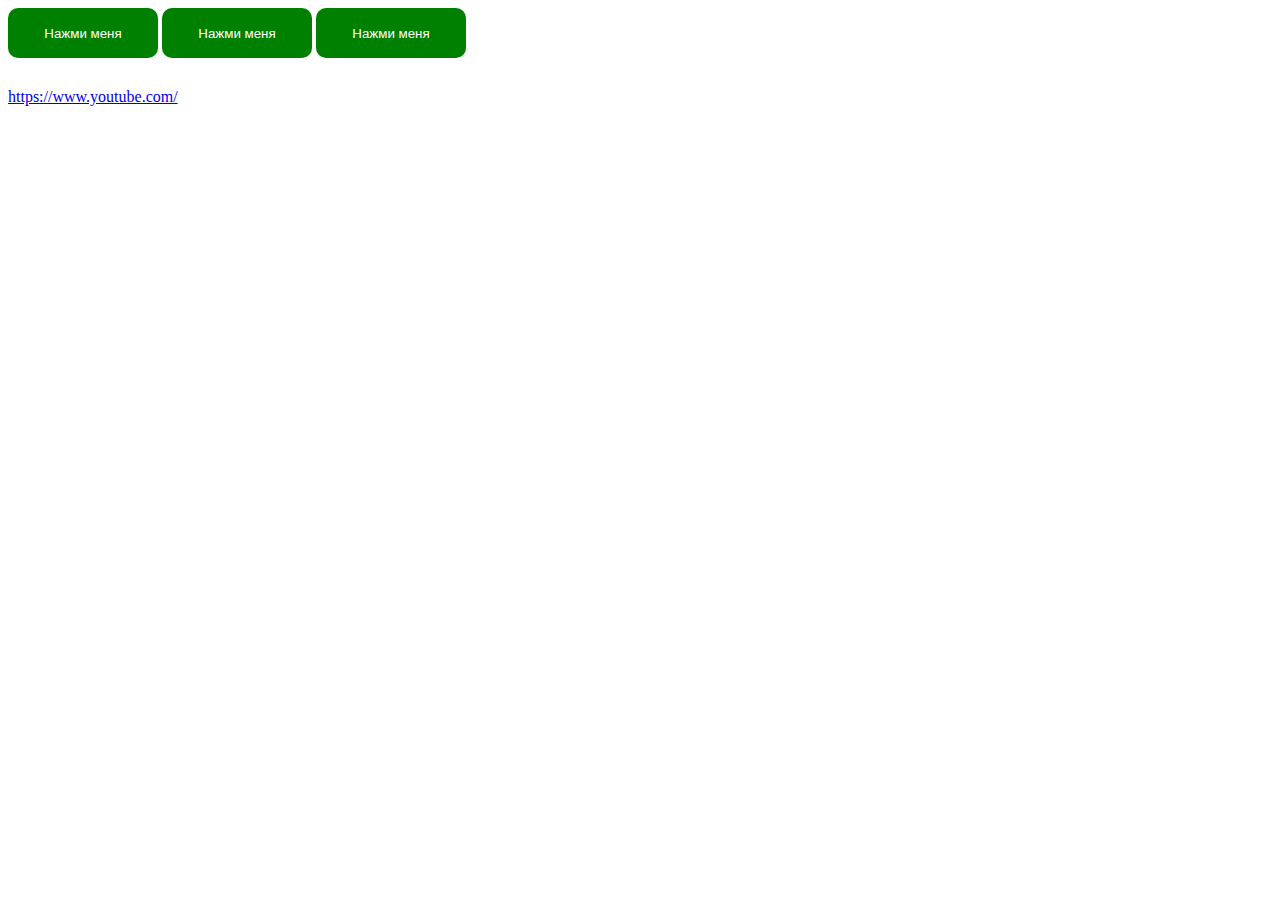
<file: src/JS/JS-lesson-45-events/index.html>
<!DOCTYPE html>
<html lang="ru">
  <head>
		<meta charset="utf-8">
		<meta http-equiv="X-UA-Compatible" content="IE=edge">
		<title>JavaScript</title>
		<link rel="stylesheet" href="css.css">
  </head>
  <body>
        <button id="btn">Нажми меня</button>
		<button >Нажми меня</button>
		<button>Нажми меня</button>

    	<a href="https://www.youtube.com/">https://www.youtube.com/</a>

		<script src="script.js"></script>
  </body>
</html>
</file>
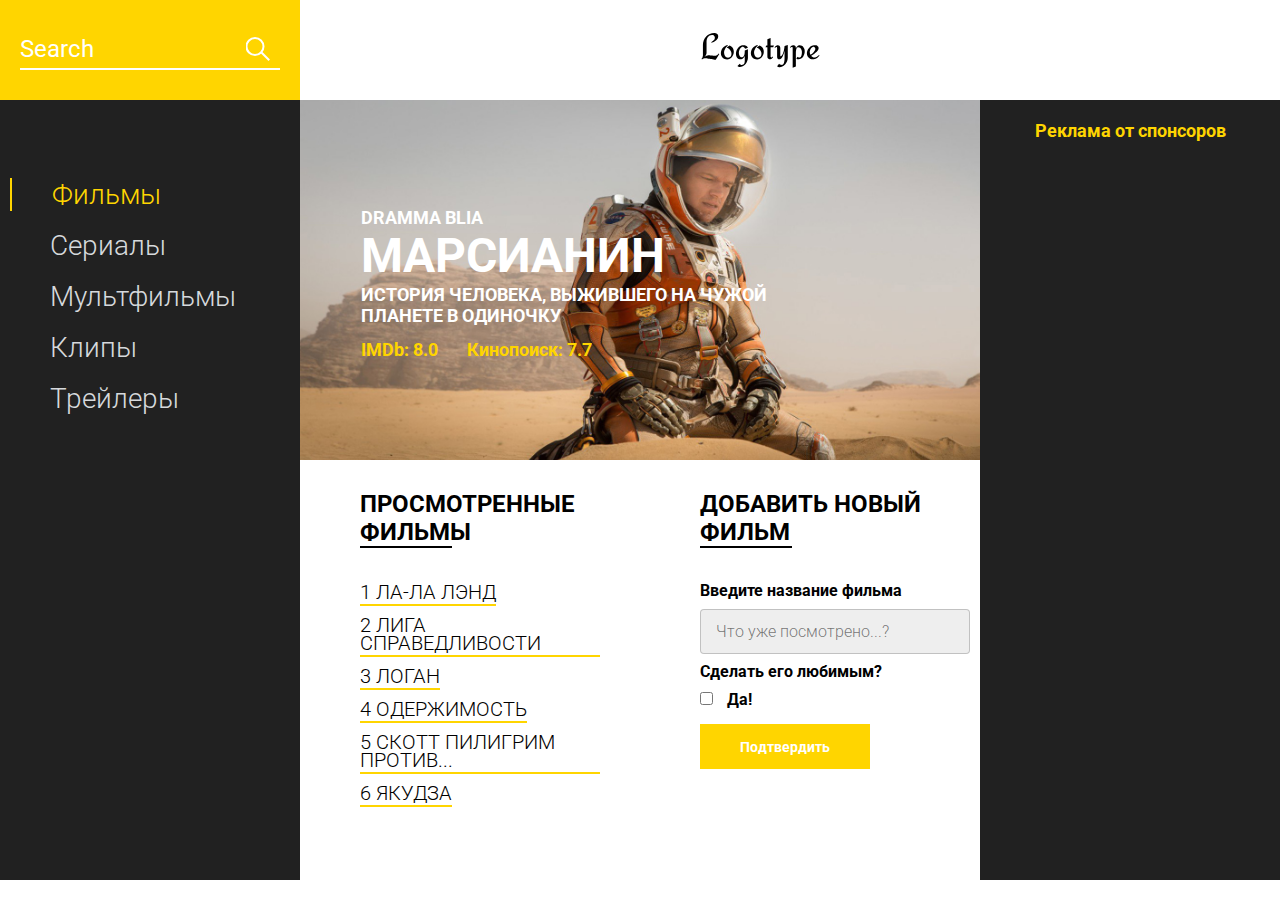
<file: src/JS/project/index.html>
<!DOCTYPE html>
<html lang="en">
<head>
    <meta charset="UTF-8">
    <meta name="viewport" content="width=device-width, initial-scale=1.0">
    <title>Movie DB</title>
    <link href="https://fonts.googleapis.com/css?family=Roboto:300,400,700&display=swap&subset=cyrillic-ext" rel="stylesheet">
    <link rel="stylesheet" href="css/style.min.css">
</head>
<body>
    <header class="header">
        <div class="header__search">
            <form action="#">
                <input type="text" placeholder="Search">
            </form>
        </div>
        <div class="header__logo">
            <img src="icons/Logotype.svg" alt="logo">
        </div>
    </header>
    <main class="promo">
        <div class="promo__menu">
            <nav class="promo__menu-list">
                <ul>
                    <li><a class="promo__menu-item promo__menu-item_active" href="#">Фильмы</a></li>
                    <li><a class="promo__menu-item" href="#">Сериалы</a></li>
                    <li><a class="promo__menu-item" href="#">Мультфильмы</a></li>
                    <li><a class="promo__menu-item" href="#">Клипы</a></li>
                    <li><a class="promo__menu-item" href="#">Трейлеры</a></li>
                </ul>
            </nav>
        </div>
        <div class="promo__content">
            <div class="promo__bg">
                <div class="promo__genre">КОМЕДИЯ</div>
                <div class="promo__title">МАРСИАНИН</div>
                <div class="promo__descr">ИСТОРИЯ ЧЕЛОВЕКА, ВЫЖИВШЕГО НА ЧУЖОЙ ПЛАНЕТЕ В ОДИНОЧКУ</div>
                <div class="promo__ratings">
                    <span>IMDb: 8.0</span>
                    <span>Кинопоиск: 7.7</span>
                </div>
            </div>
            <div class="promo__interactive">
                <div>
                    <div class="promo__interactive-title">ПРОСМОТРЕННЫЕ ФИЛЬМЫ</div>
                    <ul class="promo__interactive-list">
                        <li class="promo__interactive-item">ЛОГАН
                            <div class="delete"></div>
                        </li>
                        <li class="promo__interactive-item">ЛИГА СПРАВЕДЛИВОСТИ
                            <div class="delete"></div>
                        </li>
                        <li class="promo__interactive-item">ЛА-ЛА ЛЭНД
                            <div class="delete"></div>
                        </li>
                        <li class="promo__interactive-item">ОДЕРЖИМОСТЬ
                            <div class="delete"></div>
                        </li>
                        <li class="promo__interactive-item">СКОТТ ПИЛИГРИМ ПРОТИВ...
                            <div class="delete"></div>
                        </li>
                    </ul>
                </div>
                <div>
                    <form class="add">
                        <div class="promo__interactive-title">ДОБАВИТЬ НОВЫЙ ФИЛЬМ</div>
                        <span>Введите название фильма</span>
                        <input class="adding__input" type="text" placeholder="Что уже посмотрено...?">
                        <span>Сделать его любимым?</span>
                        <input type="checkbox">
                        <span class="yes">Да!</span>
                        <button>Подтвердить</button>
                    </form>
                </div>
            </div>
        </div>
        <div class="promo__adv">
            <div class="promo__adv-title">Реклама от спонсоров</div>
            <img src="img/content_1.jpg" alt="some picture">
            <img src="img/content_2.jpg" alt="some picture">
            <img src="img/content_3.png" alt="some picture">
        </div>
    </main>

    <script src="js/script.js"></script>
</body>
</html>
</file>
<file: src/JS/JS-lesson-45-events/css.css>
button {
  width: 150px;
  height: 50px;
  background-color: green;
  border: none;
  color: #fff;
  border-radius: 10px;
  outline: none;
  cursor: pointer;
  transition: 0.3s;
}
button:hover {
  transform: scale(0.95);
}
.overlay {
  background-color: pink;
  width: 200px;
  height: 100px;
  text-align: center;
  line-height: 100px;
}
a {
  display: block;
  margin-top: 30px;
}
</file>
<file: src/JS/project/css/style.min.css>
*{-webkit-box-sizing:border-box;box-sizing:border-box;margin:0;padding:0;font-family:'Roboto', sans-serif}.header{display:-webkit-box;display:-ms-flexbox;display:flex;height:100px}.header__search{display:-webkit-box;display:-ms-flexbox;display:flex;-webkit-box-pack:center;-ms-flex-pack:center;justify-content:center;-webkit-box-align:center;-ms-flex-align:center;align-items:center;height:100%;width:300px;background:#FFD500}.header__search form{position:relative;width:260px;height:30px}.header__search form input{width:100%;border:none;border-bottom:2px solid #fff;background-color:transparent;color:#fff;font-size:24px;line-height:28px;padding-bottom:5px;outline:none}.header__search form input::-webkit-input-placeholder{color:#fff}.header__search form input:-ms-input-placeholder{color:#fff}.header__search form input::-ms-input-placeholder{color:#fff}.header__search form input::placeholder{color:#fff}.header__search form:after{content:'';display:block;position:absolute;top:2px;right:10px;background:url("../icons/search.svg") center center/cover no-repeat;width:24px;height:24px}.header__logo{display:-webkit-box;display:-ms-flexbox;display:flex;-webkit-box-pack:center;-ms-flex-pack:center;justify-content:center;-webkit-box-align:center;-ms-flex-align:center;align-items:center;height:100%;width:calc(100% - 360px)}.promo{height:780px;display:-webkit-box;display:-ms-flexbox;display:flex}.promo__menu{width:300px;height:100%;background:#212121;padding:60px 0 0 10px}.promo__menu-item{display:block;font-size:28px;line-height:33px;color:#D6D9DC;text-decoration:none;font-weight:300;padding-left:40px;margin-top:18px}.promo__menu-item:hover{color:#FFD500}.promo__menu-item_active{border-left:2px solid  #FFD500;color:#FFD500}.promo__content{width:calc(100% - 600px)}.promo__bg{height:360px;background:url("../img/mars.webp") center center/cover no-repeat;background-position:top;padding:107px 0 0 61px}.promo__genre{font-weight:bold;font-size:18px;line-height:21px;color:#FFFFFF;text-transform:uppercase}.promo__title{font-weight:bold;font-size:48px;line-height:56px;color:#FFFFFF;text-transform:uppercase}.promo__descr{width:481px;font-weight:bold;font-size:18px;line-height:21px;color:#FFFFFF;text-transform:uppercase}.promo__ratings{margin-top:13px}.promo__ratings span{font-weight:bold;font-size:18px;line-height:21px;color:#FFD500;margin-right:25px}.promo__interactive{display:-webkit-box;display:-ms-flexbox;display:flex}.promo__interactive>div{width:50%;padding:30px 0 0 60px}.promo__interactive-title{display:inline-block;font-weight:bold;font-size:24px;line-height:28px;color:#000000}.promo__interactive-title:after{content:'';display:block;width:33%;height:2px;background-color:#000}.promo__interactive-list{list-style-type:none;margin-top:35px;display:-webkit-box;display:-ms-flexbox;display:flex;-webkit-box-orient:vertical;-webkit-box-direction:normal;-ms-flex-direction:column;flex-direction:column;-webkit-box-align:start;-ms-flex-align:start;align-items:flex-start}.promo__interactive-item{display:inline-block;position:relative;font-weight:300;font-size:20px;line-height:18px;color:#000000;margin-bottom:15px;padding-right:40px;text-transform:uppercase}.promo__interactive-item span{display:block;position:absolute;left:-30px;top:50%;-webkit-transform:translateY(-50%);transform:translateY(-50%);width:20px;height:20px;background:url("../icons/Star.svg") center center/cover no-repeat}.promo__interactive-item:before{content:'';position:absolute;bottom:-5px;display:block;width:calc(100% - 40px);height:2px;background-color:#FFD500}.promo__interactive-item:hover .delete{content:'';display:block;position:absolute;right:0px;top:50%;-webkit-transform:translateY(-50%);transform:translateY(-50%);width:20px;height:20px;background:url("../icons/trash.png") center center/cover no-repeat;cursor:pointer}.promo__interactive .add .promo__interactive-title{margin-bottom:25px}.promo__interactive .add span{display:block;margin:10px 0;font-weight:bold;font-size:16px;line-height:16px;color:#000000}.promo__interactive .add .yes{display:inline;margin-left:10px}.promo__interactive .add input[type="text"]{width:270px;height:45px;line-height:50px;font-size:16px;background:rgba(196,196,196,0.29);border:1px solid rgba(0,0,0,0.19);padding:0 15px;outline:none;border-radius:4px}.promo__interactive .add input[type="text"]::-webkit-input-placeholder{font-weight:300;font-size:16px;color:rgba(0,0,0,0.53)}.promo__interactive .add input[type="text"]:-ms-input-placeholder{font-weight:300;font-size:16px;color:rgba(0,0,0,0.53)}.promo__interactive .add input[type="text"]::-ms-input-placeholder{font-weight:300;font-size:16px;color:rgba(0,0,0,0.53)}.promo__interactive .add input[type="text"]::placeholder{font-weight:300;font-size:16px;color:rgba(0,0,0,0.53)}.promo__interactive .add button{display:block;margin-top:15px;width:170px;height:45px;background:#FFD500;font-weight:bold;font-size:14px;line-height:14px;color:#FFFFFF;border:none;outline:none;cursor:pointer}.promo__interactive .add button:active{-webkit-transform:scale(0.95);transform:scale(0.95)}.promo__adv{background:#212121;width:300px;height:100%}.promo__adv-title{font-weight:bold;font-size:18px;line-height:21px;color:#FFD500;margin:20px 0;text-align:center}.promo__adv img{width:100%;margin-bottom:10px}
/*# sourceMappingURL=style.min.css.map */
</file>
